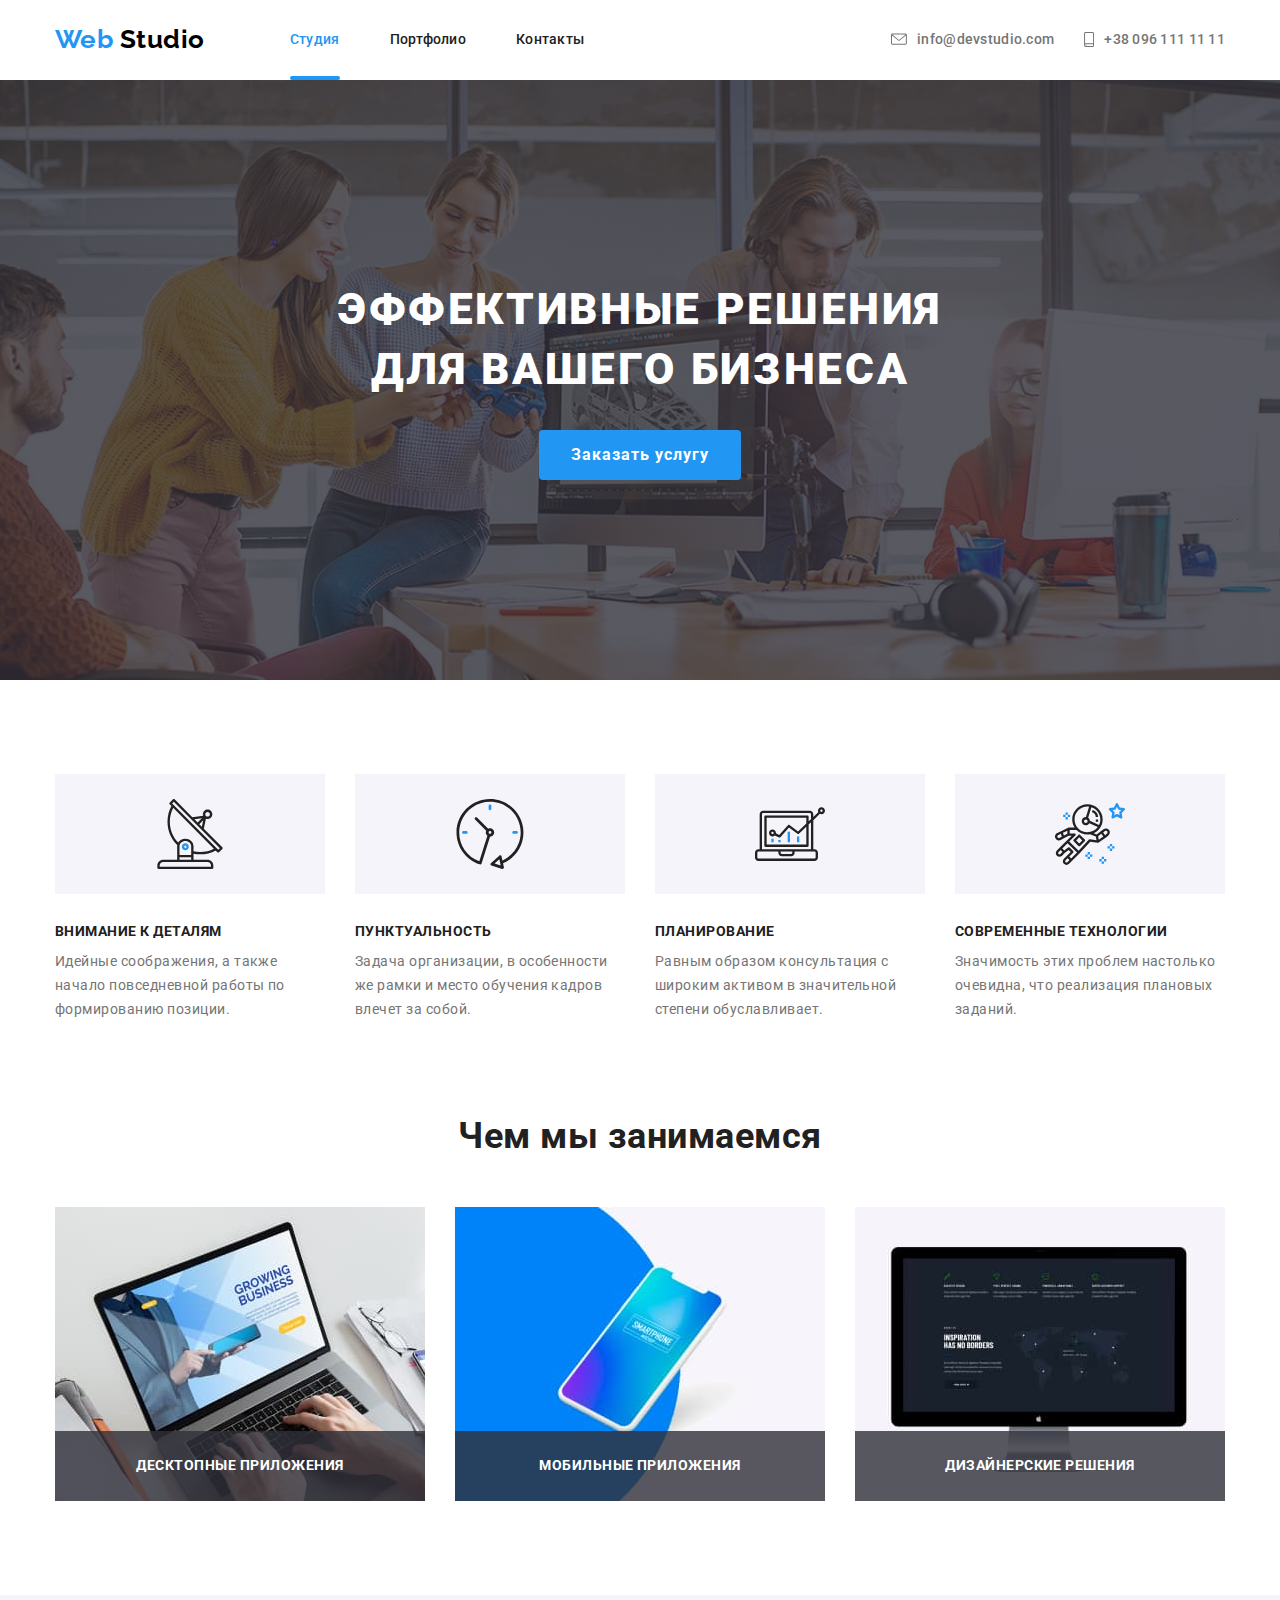
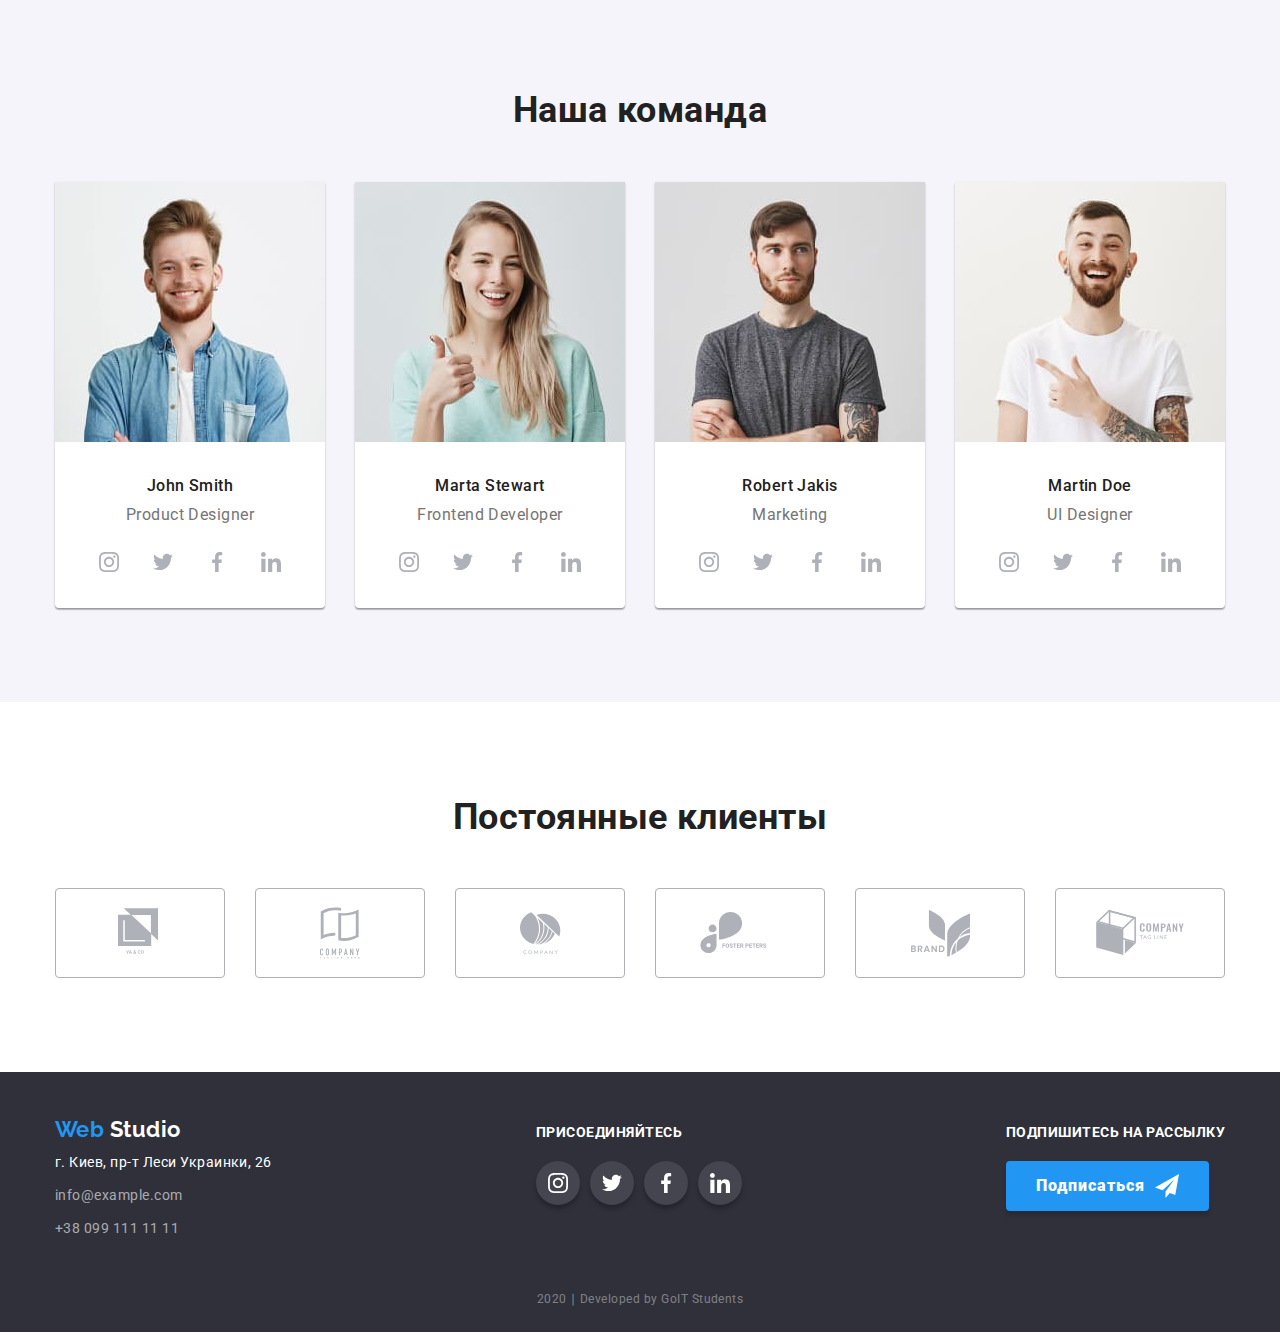
<file: index.html>
<!DOCTYPE html>
<html lang="ru">
  <head>
    <meta charset="UTF-8" />
    <meta name="viewport" content="width=device-width, initial-scale=1.0" />
    <title lang="en">Web Studio</title>
    <link
      href="https://fonts.googleapis.com/css2?family=Raleway:wght@700&family=Roboto:wght@400;500;700;900&display=swap"
      rel="stylesheet"
    />
    <link
      rel="stylesheet"
      href="https://cdnjs.cloudflare.com/ajax/libs/modern-normalize/0.6.0/modern-normalize.min.css"
    />
    <link rel="stylesheet" href="./css/styles.css" />
  </head>

  <body>
    <!-- Шапка сайта -->
    <header>
      <div class="container header">
        <nav class="header-nav">
          <a href="./index.html" lang="en" class="header-logo">
            <span class="accent">Web</span> Studio
          </a>

          <ul class="site-nav list">
            <li class="site-nav-item">
              <a href="./index.html" class="link current">Студия</a>
            </li>
            <li class="site-nav-item">
              <a href="./portfolio.html" class="link">Портфолио</a>
            </li>
            <li class="site-nav-item"><a href="" class="link">Контакты</a></li>
          </ul>
        </nav>

        <address class="header-address">
          <ul class="contacts list">
            <li class="contacts-item">
              <a href="mailto:info@devstudio.com" lang="en">
                <svg width="16" height="15" class="icon-letter">
                  <use href="./images/sprite.svg#icon-letter"></use>
                </svg>
                info@devstudio.com
              </a>
            </li>
            <li class="contacts-item tel">
              <a href="tel:+380961111111">
                <svg width="10" height="15" class="icon-smartphone">
                  <use href="./images/sprite.svg#icon-smartphone"></use>
                </svg>
                +38 096 111 11 11</a
              >
            </li>
          </ul>
        </address>
      </div>
    </header>

    <main>
      <!-- Герой -->
      <section class="hero">
        <div>
          <h1 class="slogan">Эффективные решения для вашего бизнеса</h1>
          <a href="" class="ordering-btn">Заказать услугу</a>
        </div>
      </section>

      <!-- Наши преимущества -->
      <section class="advantages section">
        <div class="container">
          <h2 class="visually-hidden">Наши преимущества</h2>
          <ul class="advantages-list list">
            <li class="advantages-list-item">
              <div class="advantages-img">
                <svg class="advantages-icon" width="70" height="70">
                  <use href="./images/sprite.svg#icon-antenna"></use>
                </svg>
              </div>
              <h3 class="advantages-title">Внимание к деталям</h3>
              <p class="advantages-text">
                Идейные соображения, а также начало повседневной работы по
                формированию позиции.
              </p>
            </li>

            <li class="advantages-list-item">
              <div class="advantages-img">
                <svg class="advantages-icon" width="70" height="70">
                  <use href="./images/sprite.svg#icon-clock"></use>
                </svg>
              </div>
              <h3 class="advantages-title">Пунктуальность</h3>
              <p class="advantages-text">
                Задача организации, в особенности же рамки и место обучения
                кадров влечет за собой.
              </p>
            </li>

            <li class="advantages-list-item">
              <div class="advantages-img">
                <svg class="advantages-icon" width="70" height="70">
                  <use href="./images/sprite.svg#icon-diagram"></use>
                </svg>
              </div>
              <h3 class="advantages-title">Планирование</h3>
              <p class="advantages-text">
                Равным образом консультация с широким активом в значительной
                степени обуславливает.
              </p>
            </li>

            <li class="advantages-list-item">
              <div class="advantages-img">
                <svg class="advantages-icon" width="70" height="70">
                  <use href="./images/sprite.svg#icon-astronaut"></use>
                </svg>
              </div>
              <h3 class="advantages-title">Современные технологии</h3>
              <p class="advantages-text">
                Значимость этих проблем настолько очевидна, что реализация
                плановых заданий.
              </p>
            </li>
          </ul>
        </div>
      </section>

      <!-- Чем мы занимаемся -->
      <section class="products section no-padding">
        <div class="container">
          <h2 class="section-title">Чем мы занимаемся</h2>
          <ul class="list products-list">
            <li class="products-list-item">
              <img src="./images/laptop.jpg" alt="Ноутбук" width="370" />
              <p class="products-name">Десктопные приложения</p>
            </li>
            <li class="products-list-item">
              <img src="./images/smartphone.jpg" alt="Смартфон" width="370" />
              <p class="products-name">Мобильные приложения</p>
            </li>
            <li class="products-list-item">
              <img
                src="./images/monitor.jpg"
                alt="Монитор с открытым сайтом"
                width="370"
              />
              <p class="products-name">Дизайнерские решения</p>
            </li>
          </ul>
        </div>
      </section>

      <!-- Наша команда -->
      <section class="team section">
        <div class="container">
          <h2 class="section-title">Наша команда</h2>
          <ul class="team-list list">
            <li class="team-list-item">
              <img
                src="./images/john-smith.jpg"
                alt="John Smith"
                width="270"
                lang="en"
              />
              <h3 lang="en" class="team-member">John Smith</h3>
              <p lang="en" class="team-profession">Product Designer</p>
              <ul class="list">
                <li>
                  <a
                    href=""
                    class="social-networks insta"
                    aria-label="Ссылка на Instagram"
                  >
                    <svg class="team-icon" width="20" height="20">
                      <use href="./images/sprite.svg#icon-insta"></use>
                    </svg>
                  </a>
                </li>

                <li>
                  <a
                    href=""
                    class="social-networks twitter"
                    aria-label="Ссылка на Twitter"
                  >
                    <svg class="team-icon" width="20" height="20">
                      <use href="./images/sprite.svg#icon-twitter"></use>
                    </svg>
                  </a>
                </li>

                <li>
                  <a
                    href=""
                    class="social-networks fb"
                    aria-label="Ссылка на Facebook"
                  >
                    <svg class="team-icon" width="20" height="20">
                      <use href="./images/sprite.svg#icon-fb"></use>
                    </svg>
                  </a>
                </li>

                <li>
                  <a
                    href=""
                    class="social-networks linkedin"
                    aria-label="Ссылка на Linkedin"
                  >
                    <svg class="team-icon" width="20" height="20">
                      <use href="./images/sprite.svg#icon-linkedin"></use>
                    </svg>
                  </a>
                </li>
              </ul>
            </li>

            <li class="team-list-item">
              <img
                src="./images/marta-stewart.jpg"
                alt="Marta Stewart"
                width="270"
                lang="en"
              />
              <h3 lang="en" class="team-member">Marta Stewart</h3>
              <p lang="en" class="team-profession">Frontend Developer</p>
              <ul class="list">
                <li>
                  <a
                    href=""
                    class="social-networks insta"
                    aria-label="Ссылка на Instagram"
                  >
                    <svg class="team-icon" width="20" height="20">
                      <use href="./images/sprite.svg#icon-insta"></use>
                    </svg>
                  </a>
                </li>

                <li>
                  <a
                    href=""
                    class="social-networks twitter"
                    aria-label="Ссылка на Twitter"
                  >
                    <svg class="team-icon" width="20" height="20">
                      <use href="./images/sprite.svg#icon-twitter"></use>
                    </svg>
                  </a>
                </li>

                <li>
                  <a
                    href=""
                    class="social-networks fb"
                    aria-label="Ссылка на Facebook"
                  >
                    <svg class="team-icon" width="20" height="20">
                      <use href="./images/sprite.svg#icon-fb"></use>
                    </svg>
                  </a>
                </li>

                <li>
                  <a
                    href=""
                    class="social-networks linkedin"
                    aria-label="Ссылка на Linkedin"
                  >
                    <svg class="team-icon" width="20" height="20">
                      <use href="./images/sprite.svg#icon-linkedin"></use>
                    </svg>
                  </a>
                </li>
              </ul>
            </li>

            <li class="team-list-item">
              <img
                src="./images/robert-jakis.jpg"
                alt="Robert Jakis"
                width="270"
                lang="en"
              />
              <h3 lang="en" class="team-member">Robert Jakis</h3>
              <p lang="en" class="team-profession">Marketing</p>
              <ul class="list">
                <li>
                  <a
                    href=""
                    class="social-networks insta"
                    aria-label="Ссылка на Instagram"
                  >
                    <svg class="team-icon" width="20" height="20">
                      <use href="./images/sprite.svg#icon-insta"></use>
                    </svg>
                  </a>
                </li>

                <li>
                  <a
                    href=""
                    class="social-networks twitter"
                    aria-label="Ссылка на Twitter"
                  >
                    <svg class="team-icon" width="20" height="20">
                      <use href="./images/sprite.svg#icon-twitter"></use>
                    </svg>
                  </a>
                </li>

                <li>
                  <a
                    href=""
                    class="social-networks fb"
                    aria-label="Ссылка на Facebook"
                  >
                    <svg class="team-icon" width="20" height="20">
                      <use href="./images/sprite.svg#icon-fb"></use>
                    </svg>
                  </a>
                </li>

                <li>
                  <a
                    href=""
                    class="social-networks linkedin"
                    aria-label="Ссылка на Linkedin"
                  >
                    <svg class="team-icon" width="20" height="20">
                      <use href="./images/sprite.svg#icon-linkedin"></use>
                    </svg>
                  </a>
                </li>
              </ul>
            </li>

            <li class="team-list-item">
              <img
                src="./images/martin-doe.jpg"
                alt="Martin Doe"
                width="270"
                lang="en"
              />
              <h3 lang="en" class="team-member">Martin Doe</h3>
              <p lang="en" class="team-profession">UI Designer</p>
              <ul class="list">
                <li>
                  <a
                    href=""
                    class="social-networks insta"
                    aria-label="Ссылка на Instagram"
                  >
                    <svg class="team-icon" width="20" height="20">
                      <use href="./images/sprite.svg#icon-insta"></use>
                    </svg>
                  </a>
                </li>

                <li>
                  <a
                    href=""
                    class="social-networks twitter"
                    aria-label="Ссылка на Twitter"
                  >
                    <svg class="team-icon" width="20" height="20">
                      <use href="./images/sprite.svg#icon-twitter"></use>
                    </svg>
                  </a>
                </li>

                <li>
                  <a
                    href=""
                    class="social-networks fb"
                    aria-label="Ссылка на Facebook"
                  >
                    <svg class="team-icon" width="20" height="20">
                      <use href="./images/sprite.svg#icon-fb"></use>
                    </svg>
                  </a>
                </li>

                <li>
                  <a
                    href=""
                    class="social-networks linkedin"
                    aria-label="Ссылка на Linkedin"
                  >
                    <svg class="team-icon" width="20" height="20">
                      <use href="./images/sprite.svg#icon-linkedin"></use>
                    </svg>
                  </a>
                </li>
              </ul>
            </li>
          </ul>
        </div>
      </section>

      <!-- Постоянные клиенты -->
      <section class="clients section">
        <div class="container">
          <h2 class="section-title">Постоянные клиенты</h2>
          <ul class="clients-list list">
            <li class="clients-list-item">
              <a href="" class="clients-link" lang="en">
                <svg class="clients-icon" width="44.27" height="49.23">
                  <use href="./images/sprite.svg#icon-logo1"></use>
                </svg>
              </a>
            </li>
            <li class="clients-list-item">
              <a href="" class="clients-link" lang="en">
                <svg class="clients-icon" width="40" height="52">
                  <use href="./images/sprite.svg#icon-logo2"></use>
                </svg>
              </a>
            </li>
            <li class="clients-list-item">
              <a href="" class="clients-link" lang="en">
                <svg class="clients-icon" width="41" height="42.6">
                  <use href="./images/sprite.svg#icon-logo3"></use>
                </svg>
              </a>
            </li>
            <li class="clients-list-item">
              <a href="" class="clients-link" lang="en">
                <svg class="clients-icon" width="79.66" height="42.02">
                  <use href="./images/sprite.svg#icon-logo4"></use>
                </svg>
              </a>
            </li>
            <li class="clients-list-item">
              <a href="" class="clients-link" lang="en">
                <svg class="clients-icon" width="59" height="47">
                  <use href="./images/sprite.svg#icon-logo5"></use>
                </svg>
              </a>
            </li>
            <li class="clients-list-item">
              <a href="" class="clients-link" lang="en">
                <svg class="clients-icon" width="88.48" height="45.44">
                  <use href="./images/sprite.svg#icon-logo6"></use>
                </svg>
              </a>
            </li>
          </ul>
        </div>
      </section>
    </main>

    <!-- Подвал -->
    <footer class="footer">
      <div class="footer-container container">
        <div>
          <p lang="en" class="footer-logo">
            <span class="accent">Web</span> Studio
          </p>

          <address class="address">
            <p>г. Киев, пр-т Леси Украинки, 26</p>
            <a href="mailto:info@example.com" lang="en">info@example.com</a>
            <br />
            <a href="tel:+380991111111">+38 099 111 11 11</a>
          </address>
        </div>

        <div class="join">
          <h3 class="appeal">присоединяйтесь</h3>
          <ul class="join-list list">
            <li class="join-list-item">
              <a
                href=""
                class="social-networks insta"
                aria-label="Ссылка на Instagram"
              >
                <svg class="join-icon" width="20" height="20">
                  <use href="./images/sprite.svg#icon-insta"></use>
                </svg>
              </a>
            </li>
            <li class="join-list-item">
              <a
                href=""
                class="social-networks twitter"
                aria-label="Ссылка на Twitter"
              >
                <svg class="join-icon" width="20" height="20">
                  <use href="./images/sprite.svg#icon-twitter"></use>
                </svg>
              </a>
            </li>
            <li class="join-list-item">
              <a
                href=""
                class="social-networks fb"
                aria-label="Ссылка на Facebook"
              >
                <svg class="join-icon" width="20" height="20">
                  <use href="./images/sprite.svg#icon-fb"></use>
                </svg>
              </a>
            </li>
            <li class="join-list-item">
              <a
                href=""
                class="social-networks linkedin"
                aria-label="Ссылка на Linkedin"
              >
                <svg class="join-icon" width="20" height="20">
                  <use href="./images/sprite.svg#icon-linkedin"></use>
                </svg>
              </a>
            </li>
          </ul>
        </div>

        <div class="subscribe">
          <h3 class="appeal">подпишитесь на рассылку</h3>
          <button class="subscribe-btn">
            Подписаться
            <svg class="subscribe-icon" width="24" height="24">
              <use href="./images/sprite.svg#icon-send"></use>
            </svg>
          </button>
        </div>
      </div>

      <p lang="en" class="developed">2020 &#8739; Developed by GoIT Students</p>
    </footer>
  </body>
</html>
</file>
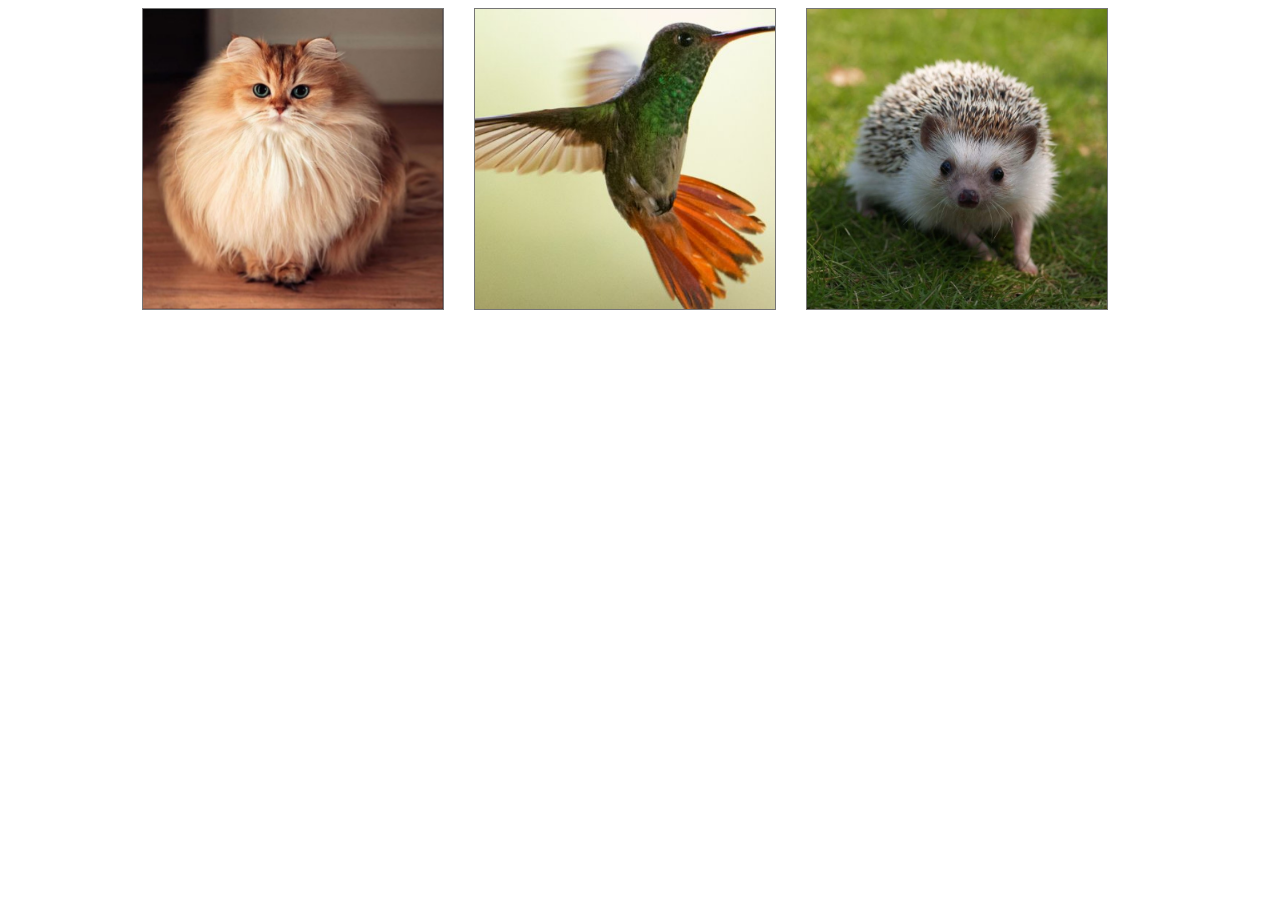
<file: index2.html>
<!DOCTYPE html>
<html lang="en">
  <head>
    <meta charset="UTF-8" />
    <meta name="viewport" content="width=device-width, initial-scale=1.0" />
    <title>Document</title>
    <link rel="stylesheet" href="./css/styles2.css" />
  </head>

  <body>
    <div class="container">
      <div class="scene">
        <div class="card">
          <div class="card-face front cat"></div>
          <div class="card-face back">
            Я не толстый - <br />
            я пушистый!
          </div>
        </div>
      </div>
      <div class="scene">
        <div class="card">
          <div class="card-face front bird"></div>
          <div class="card-face back">
            Я маленький, <br />
            но очень быстрый!
          </div>
        </div>
      </div>
      <div class="scene">
        <div class="card">
          <div class="card-face front hedgehog"></div>
          <div class="card-face back">
            Я милый, <br />
            но колючий!
          </div>
        </div>
      </div>
    </div>
  </body>
</html>
</file>
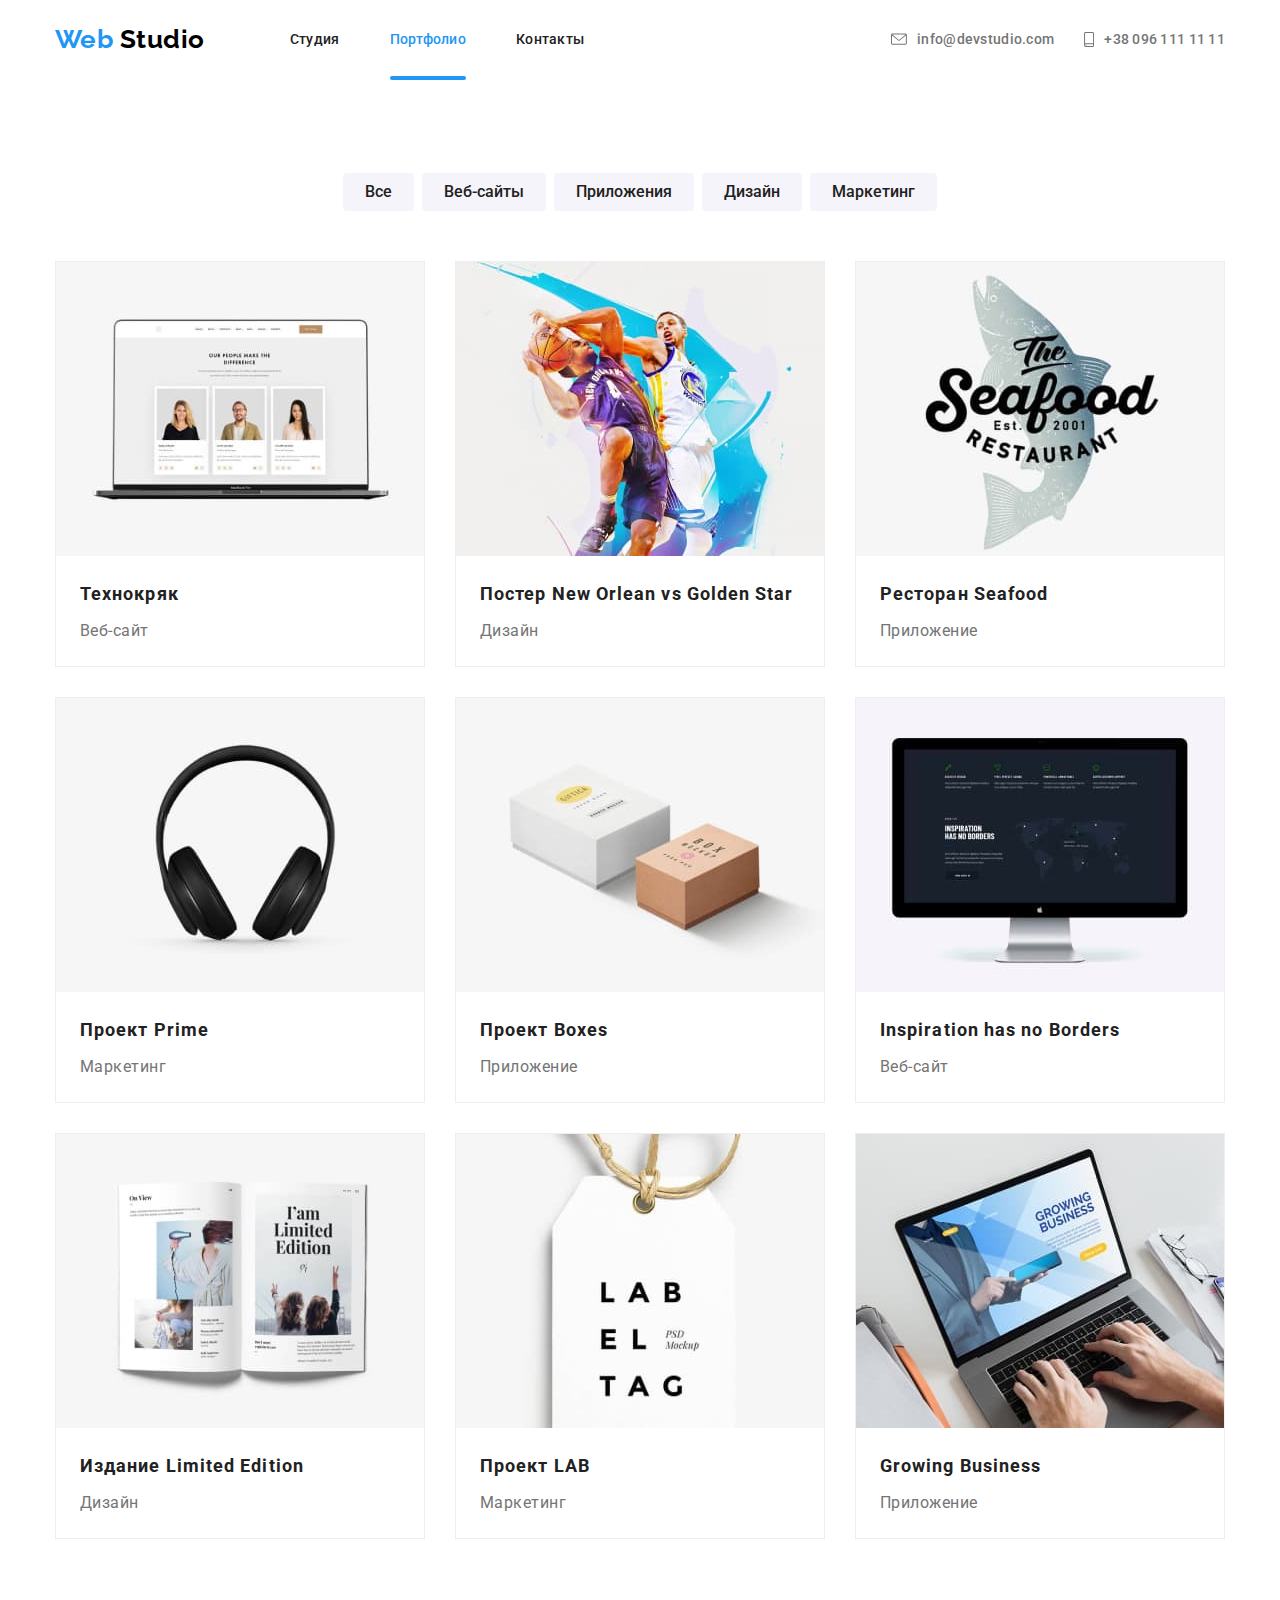
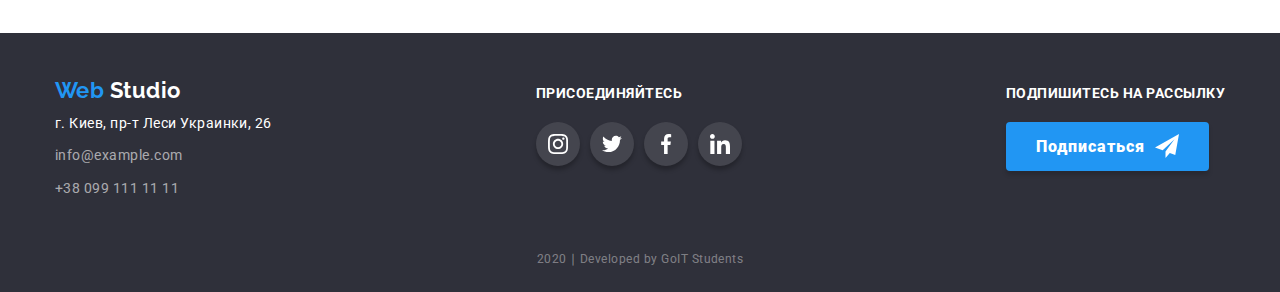
<file: portfolio.html>
<!DOCTYPE html>
<html lang="ru">
  <head>
    <meta charset="UTF-8" />
    <meta name="viewport" content="width=device-width, initial-scale=1.0" />
    <title lang="en">Web Studio</title>
    <link
      href="https://fonts.googleapis.com/css2?family=Raleway:wght@700&family=Roboto:wght@400;500;700;900&display=swap"
      rel="stylesheet"
    />
    <link
      rel="stylesheet"
      href="https://cdnjs.cloudflare.com/ajax/libs/modern-normalize/0.6.0/modern-normalize.min.css"
    />
    <link rel="stylesheet" href="./css/styles.css" />
  </head>

  <body>
    <!-- Шапка сайта -->
    <header>
      <div class="container header">
        <nav class="header-nav">
          <a href="./index.html" lang="en" class="header-logo">
            <span class="accent">Web</span> Studio
          </a>

          <ul class="site-nav list">
            <li class="site-nav-item">
              <a href="./index.html" class="link">Студия</a>
            </li>
            <li class="site-nav-item">
              <a href="./portfolio.html" class="link current">Портфолио</a>
            </li>
            <li class="site-nav-item"><a href="" class="link">Контакты</a></li>
          </ul>
        </nav>

        <address class="header-address">
          <ul class="contacts list">
            <li class="contacts-item">
              <a href="mailto:info@devstudio.com" lang="en">
                <svg width="16" height="15" class="icon-letter">
                  <use href="./images/sprite.svg#icon-letter"></use>
                </svg>
                info@devstudio.com
              </a>
            </li>
            <li class="contacts-item tel">
              <a href="tel:+380961111111">
                <svg width="10" height="15" class="icon-smartphone">
                  <use href="./images/sprite.svg#icon-smartphone"></use>
                </svg>
                +38 096 111 11 11</a
              >
            </li>
          </ul>
        </address>
      </div>
    </header>

    <main>
      <section class="portfolio container">
        <h1 class="visually-hidden">Портфолио</h1>

        <!-- Кнопки фильтра сайтов-работ -->
        <ul class="filter-btn-list list">
          <li><button type="button" class="filter-btn-item">Все</button></li>
          <li>
            <button type="button" class="filter-btn-item">Веб-сайты</button>
          </li>
          <li>
            <button type="button" class="filter-btn-item">Приложения</button>
          </li>
          <li><button type="button" class="filter-btn-item">Дизайн</button></li>
          <li>
            <button type="button" class="filter-btn-item">Маркетинг</button>
          </li>
        </ul>

        <!-- Карточки сайтов-работ -->
        <ul class="list card">
          <li class="card-item">
            <a href="">
              <div class="card-img">
                <img src="./images/technokriak.jpg" alt="" />
                <div class="card-container">
                  <p class="card-text">
                    Технокряк это современная площадка распространения
                    коронавируса. Компании используют эту платформу для
                    цифрового шпионажа и атак на защищённые сервера конкурентов.
                  </p>
                </div>
              </div>
              <h2 class="card-title">Технокряк</h2>
              <p class="card-type">Веб-сайт</p>
            </a>
          </li>

          <li class="card-item">
            <a href="">
              <div class="card-img">
                <img src="./images/neworlean-goldenstar.jpg" alt="" />
                <div class="card-container">
                  <p class="card-text">
                    Технокряк это современная площадка распространения
                    коронавируса. Компании используют эту платформу для
                    цифрового шпионажа и атак на защищённые сервера конкурентов.
                  </p>
                </div>
              </div>
              <h2 class="card-title">
                Постер <span lang="en"> New Orlean vs Golden Star</span>
              </h2>
              <p class="card-type">Дизайн</p>
            </a>
          </li>

          <li class="card-item">
            <a href="">
              <div class="card-img">
                <img src="./images/seafood.jpg" alt="" />
                <div class="card-container">
                  <p class="card-text">
                    Технокряк это современная площадка распространения
                    коронавируса. Компании используют эту платформу для
                    цифрового шпионажа и атак на защищённые сервера конкурентов.
                  </p>
                </div>
              </div>
              <h2 class="card-title">
                Ресторан <span lang="en">Seafood</span>
              </h2>
              <p class="card-type">Приложение</p>
            </a>
          </li>

          <li class="card-item">
            <a href="">
              <div class="card-img">
                <img src="./images/primeproject.jpg" alt="" />
                <div class="card-container">
                  <p class="card-text">
                    Технокряк это современная площадка распространения
                    коронавируса. Компании используют эту платформу для
                    цифрового шпионажа и атак на защищённые сервера конкурентов.
                  </p>
                </div>
              </div>
              <h2 class="card-title">Проект <span lang="en">Prime</span></h2>
              <p class="card-type">Маркетинг</p>
            </a>
          </li>

          <li class="card-item">
            <a href="">
              <div class="card-img">
                <img src="./images/boxesproject.jpg" alt="" />
                <div class="card-container">
                  <p class="card-text">
                    Технокряк это современная площадка распространения
                    коронавируса. Компании используют эту платформу для
                    цифрового шпионажа и атак на защищённые сервера конкурентов.
                  </p>
                </div>
              </div>
              <h2 class="card-title">Проект <span lang="en">Boxes</span></h2>
              <p class="card-type">Приложение</p>
            </a>
          </li>

          <li class="card-item">
            <a href="">
              <div class="card-img">
                <img src="./images/inspiration.jpg" alt="" />
                <div class="card-container">
                  <p class="card-text">
                    Технокряк это современная площадка распространения
                    коронавируса. Компании используют эту платформу для
                    цифрового шпионажа и атак на защищённые сервера конкурентов.
                  </p>
                </div>
              </div>
              <h2 lang="en" class="card-title">Inspiration has no Borders</h2>
              <p class="card-type">Веб-сайт</p>
            </a>
          </li>

          <li class="card-item">
            <a href="">
              <div class="card-img">
                <img src="./images/limitededition.jpg" alt="" />
                <div class="card-container">
                  <p class="card-text">
                    Технокряк это современная площадка распространения
                    коронавируса. Компании используют эту платформу для
                    цифрового шпионажа и атак на защищённые сервера конкурентов.
                  </p>
                </div>
              </div>
              <h2 class="card-title">
                Издание <span lang="en">Limited Edition</span>
              </h2>
              <p class="card-type">Дизайн</p>
            </a>
          </li>

          <li class="card-item">
            <a href="">
              <div class="card-img">
                <img src="./images/labproject.jpg" alt="" />
                <div class="card-container">
                  <p class="card-text">
                    Технокряк это современная площадка распространения
                    коронавируса. Компании используют эту платформу для
                    цифрового шпионажа и атак на защищённые сервера конкурентов.
                  </p>
                </div>
              </div>
              <h2 class="card-title">Проект <span lang="en">LAB</span></h2>
              <p class="card-type">Маркетинг</p>
            </a>
          </li>

          <li class="card-item">
            <a href="">
              <div class="card-img">
                <img src="./images/growingbusiness.jpg" alt="" />
                <div class="card-container">
                  <p class="card-text">
                    Технокряк это современная площадка распространения
                    коронавируса. Компании используют эту платформу для
                    цифрового шпионажа и атак на защищённые сервера конкурентов.
                  </p>
                </div>
              </div>
              <h2 lang="en" class="card-title">Growing Business</h2>
              <p class="card-type">Приложение</p>
            </a>
          </li>
        </ul>
      </section>
    </main>

    <!-- Подвал -->
    <footer class="footer">
      <div class="footer-container container">
        <div>
          <p lang="en" class="footer-logo">
            <span class="accent">Web</span> Studio
          </p>

          <address class="address">
            <p>г. Киев, пр-т Леси Украинки, 26</p>
            <a href="mailto:info@example.com" lang="en">info@example.com</a>
            <br />
            <a href="tel:+380991111111">+38 099 111 11 11</a>
          </address>
        </div>

        <div class="join">
          <h3 class="appeal">присоединяйтесь</h3>
          <ul class="join-list list">
            <li class="join-list-item">
              <a
                href=""
                class="social-networks insta"
                aria-label="Ссылка на Instagram"
              >
                <svg class="join-icon" width="20" height="20">
                  <use href="./images/sprite.svg#icon-insta"></use>
                </svg>
              </a>
            </li>

            <li class="join-list-item">
              <a
                href=""
                class="social-networks twitter"
                aria-label="Ссылка на Twitter"
              >
                <svg class="join-icon" width="20" height="20">
                  <use href="./images/sprite.svg#icon-twitter"></use>
                </svg>
              </a>
            </li>

            <li class="join-list-item">
              <a
                href=""
                class="social-networks fb"
                aria-label="Ссылка на Facebook"
              >
                <svg class="join-icon" width="20" height="20">
                  <use href="./images/sprite.svg#icon-fb"></use>
                </svg>
              </a>
            </li>

            <li class="join-list-item">
              <a
                href=""
                class="social-networks linkedin"
                aria-label="Ссылка на Linkedin"
              >
                <svg class="join-icon" width="20" height="20">
                  <use href="./images/sprite.svg#icon-linkedin"></use>
                </svg>
              </a>
            </li>
          </ul>
        </div>

        <div class="subscribe">
          <h3 class="appeal">подпишитесь на рассылку</h3>
          <button class="subscribe-btn">
            Подписаться
            <svg class="subscribe-icon" width="24" height="24">
              <use href="./images/sprite.svg#icon-send"></use>
            </svg>
          </button>
        </div>
      </div>

      <p lang="en" class="developed">2020 &#8739; Developed by GoIT Students</p>
    </footer>
  </body>
</html>
</file>
<file: css/styles.css>
:root {
  --primary-text-color: #757575;
  --logo-color: #000000;
  --first-titles-color: #212121;
  --second-titles-color: #ffffff;
  --accent-color: #2196f3;
  --products-background-color: rgba(47, 48, 58, 0.8);
  --icon-base-color: #afb1b8;
  --address-color: rgba(255, 255, 255, 0.6);
  --footer-background-color: #2f303a;
  --button-background-color: #f5f4fa;
  --timing-function: cubic-bezier(0.4, 0, 0.2, 1);
}

body {
  color: var(--primary-text-color);
  background-color: var(--second-titles-color);

  font-family: 'Roboto', sans-serif;
  font-weight: 400;
  letter-spacing: 0.03em;
}

a {
  text-decoration: none;
}

.list {
  list-style-type: none;
  margin: 0;
  padding: 0;
}

.visually-hidden {
  position: absolute !important;
  height: 1px;
  width: 1px;
  overflow: hidden;
  clip: rect(1px 1px 1px 1px); /* IE6, IE7 */
  clip: rect(1px, 1px, 1px, 1px);
  white-space: nowrap; /* added line */
}

h1,
h2,
h3,
h4,
h5,
p {
  margin: 0;
}

.container {
  margin-left: auto;
  margin-right: auto;
  width: 1200px;
  padding: 0 15px;
}

.section {
  padding-top: 94px;
  padding-bottom: 94px;
}

.section.no-padding {
  padding-top: 0;
  padding-bottom: 0;
}

.section-title {
  color: var(--first-titles-color);

  font-weight: 700;
  font-size: 36px;
  line-height: 1.17;

  text-align: center;
  margin-bottom: 50px;
}

button:active {
  border: none;
}

/* Стилизация шапки сайта */
.header {
  display: flex;
  align-items: center;
}

.header-nav {
  display: flex;
  align-items: center;
}

/* Логотип в шапке*/
.header-logo {
  color: var(--logo-color);

  font-family: 'Raleway', sans-serif;
  font-weight: 700;
  font-size: 26px;
  line-height: 1.2;
}

.header-logo .accent {
  color: var(--accent-color);
}

/* Навигация */
.site-nav {
  display: flex;
}

.site-nav-item:not(:last-child) {
  margin-right: 50px;
}

.site-nav-item:first-child {
  margin-left: 85px;
}

.site-nav .link {
  display: block;
  padding-top: 32px;
  padding-bottom: 32px;

  color: var(--first-titles-color);

  font-weight: 500;
  font-size: 14px;
  line-height: 1.14;
  letter-spacing: 0.02em;

  transition: color 250ms var(--timing-function);
}

.site-nav .link:hover,
.site-nav .link:focus {
  color: var(--accent-color);
}

.site-nav .link.current {
  color: var(--accent-color);
  position: relative;
}

.site-nav .link.current::after {
  content: '';
  display: block;
  position: absolute;
  left: 0;
  bottom: 0;
  width: 100%;
  height: 4px;
  background-color: var(--accent-color);
  border-radius: 2px;
}

/* Контакты */
.header-address {
  margin-left: auto;
}

.contacts {
  display: flex;
  align-items: baseline;
}

.contacts-item:not(:last-child) {
  margin-right: 30px;
}

.contacts-item {
  display: flex;
  align-items: center;
  justify-content: center;
}

.contacts a {
  display: flex;
  justify-content: center;
  align-items: center;

  padding-top: 32px;
  padding-bottom: 32px;
  color: var(--primary-text-color);

  font-style: normal;
  font-weight: 500;
  font-size: 14px;
  line-height: 1.14;
  letter-spacing: 0.02em;

  transition: color 250ms var(--timing-function);
}

.icon-letter {
  margin-right: 10px;
  fill: var(--primary-text-color);

  transition: fill 250ms var(--timing-function);
}

.icon-smartphone {
  margin-right: 10px;
  fill: var(--primary-text-color);

  transition: fill 250ms var(--timing-function);
}

.contacts a:hover,
.contacts a:hover .icon-letter,
.contacts a:hover .icon-smartphone {
  color: var(--accent-color);
  fill: var(--accent-color);
}

/* Страница "Студия" */
/* Герой */
.hero {
  display: flex;
  justify-content: center;
  align-items: center;

  max-width: 1600px;
  min-height: 600px;
  margin-left: auto;
  margin-right: auto;
  background-color: var(--products-background-color);
  background-image: linear-gradient(
      rgba(47, 48, 58, 0.8),
      rgba(47, 48, 58, 0.8)
    ),
    url('../images/hero.jpg');
  background-position: center;
  background-repeat: no-repeat;
  background-size: cover;

  text-align: center;
}

.slogan {
  width: 696px;
  margin-left: auto;
  margin-right: auto;
  margin-bottom: 30px;

  color: var(--second-titles-color);
  font-weight: 900;
  font-size: 44px;
  line-height: 1.36;
  letter-spacing: 0.06em;
  text-transform: uppercase;
}

.ordering-btn {
  display: inline-block;
  padding: 10px 32px;
  min-width: 200px;
  border-radius: 4px;

  color: var(--second-titles-color);
  background-color: var(--accent-color);

  font-weight: 700;
  font-size: 16px;
  line-height: 1.87;
  letter-spacing: 0.06em;
}

/* Наши преимущества */
.advantages-list {
  display: flex;
}

.advantages-list-item:not(:last-child) {
  margin-right: 30px;
}

.advantages-list-item {
  width: 270px;
}

.advantages-img {
  display: flex;
  height: 120px;
  justify-content: center;
  align-items: center;

  background-color: var(--button-background-color);
}

.advantages-title {
  margin-top: 30px;
  margin-bottom: 10px;

  color: var(--first-titles-color);
  font-weight: 700;
  font-size: 14px;
  line-height: 1.14;
  text-transform: uppercase;
}

.advantages-text {
  font-size: 14px;
  line-height: 1.7;
}

/* Чем мы занимаемся */
.section.products {
  padding-bottom: 94px;
}

.products-list {
  display: flex;
}

.products-list-item {
  position: relative;
  width: 370px;
}

.products-list-item:not(:last-child) {
  margin-right: 30px;
}

.products-list-item img {
  display: block;
}

.products-name {
  position: absolute;
  bottom: 0;

  width: 370px;
  padding-top: 27px;
  padding-bottom: 27px;

  color: var(--second-titles-color);
  background-color: var(--products-background-color);

  font-weight: 700;
  font-size: 14px;
  line-height: 1.14;
  text-transform: uppercase;
  text-align: center;
}

/* Наша команда */
.team {
  background-color: var(--button-background-color);
}

.team-list {
  display: flex;
}

.team-list-item {
  width: 270px;
  background-color: var(--second-titles-color);
  box-shadow: 0px 2px 1px rgba(0, 0, 0, 0.2), 0px 1px 1px rgba(0, 0, 0, 0.14),
    0px 1px 3px rgba(0, 0, 0, 0.12);
  border-radius: 0px 0px 4px 4px;
}

.team-list-item:not(:last-child) {
  margin-right: 30px;
}

.team-member {
  color: var(--first-titles-color);

  font-weight: 500;
  font-size: 16px;
  line-height: 1.19;

  text-align: center;
  margin-top: 30px;
  margin-bottom: 10px;
}

.team-profession {
  font-size: 16px;
  line-height: 1.19;
  text-align: center;
}

.team-list-item li:not(:last-child) {
  margin-right: 10px;
}

.team-list-item > ul {
  display: flex;
  justify-content: center;
  margin-top: 16px;
  margin-bottom: 24px;
}

/* Иконки социальных сетей */
.social-networks {
  display: inline-flex;
  justify-content: center;
  align-items: center;
  width: 44px;
  height: 44px;
  border-radius: 50%;
  background-color: #fff;

  transition: background-color 250ms var(--timing-function);
}

.team-icon {
  fill: var(--icon-base-color);

  transition: fill 250ms var(--timing-function);
}

.social-networks:hover,
.social-networks:focus {
  background-color: var(--accent-color);
}

.social-networks:hover .team-icon,
.social-networks:focus .team-icon {
  fill: var(--second-titles-color);
}

/* Постоянные клиенты */
.clients-list {
  display: flex;
}

.clients-list-item:not(:last-child) {
  margin-right: 30px;
}

.clients-link {
  display: inline-flex;
  justify-content: center;
  align-items: center;
  width: 170px;
  height: 90px;
  border: 1px solid var(--icon-base-color);
  border-radius: 4px;
  color: var(--icon-base-color);

  transition: border 250ms var(--timing-function);
}

.clients-icon {
  fill: var(--icon-base-color);

  transition: fill 250ms var(--timing-function);
}

.clients-link:hover,
.clients-link:focus {
  border: 1px solid var(--accent-color);
}

.clients-link:hover .clients-icon,
.clients-link:focus .clients-icon {
  fill: var(--accent-color);
}

/* Подвал */
.footer {
  background-color: var(--footer-background-color);
}

.footer-container {
  display: flex;
  justify-content: space-between;
  align-items: baseline;
  padding-top: 45px;
  padding-bottom: 28px;
}

/* Логотип в подвале */
.footer-logo {
  color: var(--second-titles-color);
  font-family: 'Raleway', sans-serif;
  font-weight: 700;
  font-size: 22px;
  line-height: 1.18;

  margin-bottom: 8px;
}

.footer-logo .accent {
  color: var(--accent-color);
}

/* Адрес */
.address {
  font-style: normal;
  font-size: 14px;
  line-height: 1.71;
}

.address > p {
  color: var(--second-titles-color);
}

.address > a {
  color: var(--address-color);
}

.address > a:not(:last-child) {
  display: inline-block;
  margin-top: 9px;
  margin-bottom: 9px;
}

/* Присоединяйтесь и Подпишитесь*/
.appeal {
  color: var(--second-titles-color);
  font-weight: 700;
  font-size: 14px;
  line-height: 1.14;
  text-transform: uppercase;
  margin-bottom: 20px;
}

.join-list {
  display: flex;
}

.join-list-item:not(:last-child) {
  margin-right: 10px;
}

.join-list-item > a {
  background: rgba(255, 255, 255, 0.1);
  box-shadow: 0px 4px 4px rgba(0, 0, 0, 0.25);
}

.join-icon {
  fill: var(--second-titles-color);
}

.subscribe-btn {
  display: flex;
  align-items: center;

  padding: 10px 30px;

  border: none;
  border-radius: 4px;
  box-shadow: 0px 4px 4px rgba(0, 0, 0, 0.15);
  color: var(--second-titles-color);
  background-color: var(--accent-color);

  font-family: inherit;
  font-weight: 900;
  font-size: 16px;
  line-height: 1.87;
  letter-spacing: 0.06em;
}

.subscribe-icon {
  margin-left: 10px;
}

/* Developed */
.developed {
  padding-top: 18px;
  padding-bottom: 21px;

  color: rgba(255, 255, 255, 0.4);
  font-size: 12px;
  line-height: 2;
  text-align: center;
}

/* Страница "Портфолио" */
.portfolio {
  padding-bottom: 94px;
}

/* Кнопки-фильтры работ */
.filter-btn-list {
  display: flex;
  justify-content: center;

  padding-top: 93px;
  padding-bottom: 50px;
}

.filter-btn-list > li:not(:last-child) {
  margin-right: 8px;
}

.filter-btn-item {
  padding: 6px 22px;

  border: none;
  border-radius: 4px;

  color: var(--first-titles-color);
  background-color: var(--button-background-color);
  font-family: inherit;
  font-weight: 500;
  font-size: 16px;
  line-height: 1.62;

  transition: color 250ms var(--timing-function),
    background-color 250ms var(--timing-function),
    box-shadow 250ms var(--timing-function);

  cursor: pointer;
}

.filter-btn-item:hover {
  color: var(--second-titles-color);
  background-color: var(--accent-color);

  box-shadow: 0px 2px 2px rgba(0, 0, 0, 0.12), 0px 1px 2px rgba(0, 0, 0, 0.08),
    0px 3px 1px rgba(0, 0, 0, 0.1);
}

/* Карточки сайтов-работ */
.card {
  display: flex;
  flex-wrap: wrap;
}

.card-item {
  width: 370px;
  border: 1px solid #eeeeee;
  box-shadow: none;

  transition: box-shadow 250ms var(--timing-function);
}

.card-item:not(:nth-child(3n)) {
  margin-right: 30px;
}

.card-item:not(:nth-last-child(-n + 3)) {
  margin-bottom: 30px;
}

.card-item:hover,
.card-item:focus {
  box-shadow: 1px 4px 6px rgba(0, 0, 0, 0.16), 0px 4px 4px rgba(0, 0, 0, 0.06),
    0px 1px 1px rgba(0, 0, 0, 0.12);
}

.card-img {
  position: relative;
  overflow: hidden;
}

.card-img img {
  display: block;
}

.card-container {
  width: 100%;
  height: 100%;
  position: absolute;
  left: 0;
  top: 0;
  background-color: rgba(33, 150, 243, 0.9);
  transform: translateY(101%);

  transition: transform 250ms var(--timing-function);
}

.card-text {
  position: absolute;
  top: 0;
  left: 0;
  padding: 63px 24px;
  color: var(--second-titles-color);
  font-size: 18px;
  line-height: 1.56;
}

.card-item:hover .card-container,
.card-item:focus .card-container {
  transform: translateY(0);
}

.card-title {
  margin-top: 20px;
  margin-bottom: 4px;
  margin-left: 24px;

  color: var(--first-titles-color);

  font-weight: 700;
  font-size: 18px;
  line-height: 2;
  letter-spacing: 0.06em;
}

.card-type {
  margin-left: 24px;
  margin-bottom: 20px;
  color: var(--primary-text-color);

  font-size: 16px;
  line-height: 1.87;
}
</file>
<file: css/styles2.css>
.container {
  display: flex;
  justify-content: center;
  align-items: center;
}

.scene {
  width: 300px;
  height: 300px;
  perspective: 600px;
  border: solid 1px #757575;
  transform-style: preserve-3d;
  overflow: hidden;
  margin-right: 30px;
}

.card {
  position: relative;
  width: 300px;
  height: 300px;
  transform-style: preserve-3d;

  transition: transform 0.8s linear;
}

.card-face {
  position: absolute;
  width: 100%;
  height: 100%;
  top: 0;
  left: 0;
  display: flex;
  justify-content: center;
  align-items: center;

  line-height: 1.7;
  color: white;
  text-align: center;
  font-weight: bold;
  font-size: 30px;
}

.front.cat {
  width: 300px;
  height: 300px;
  background-image: url(../img/cat.jpg);
  background-position: center;
  background-size: cover;
}

.front.bird {
  width: 300px;
  height: 300px;
  background-image: url(../img/bird.jpg);
  background-position: center;
  background-size: cover;
}

.front.hedgehog {
  width: 300px;
  height: 300px;
  background-image: url(../img/hengehog.jpg);
  background-position: center;
  background-size: cover;
}

.front {
  z-index: 2;
  transform: rotateY(0deg);

  backface-visibility: hidden;
}

.back {
  background-color: rgb(3, 3, 49);
  transform: rotateY(-180deg);
}

.scene:hover .card {
  transform: rotateY(-180deg);
}
</file>
